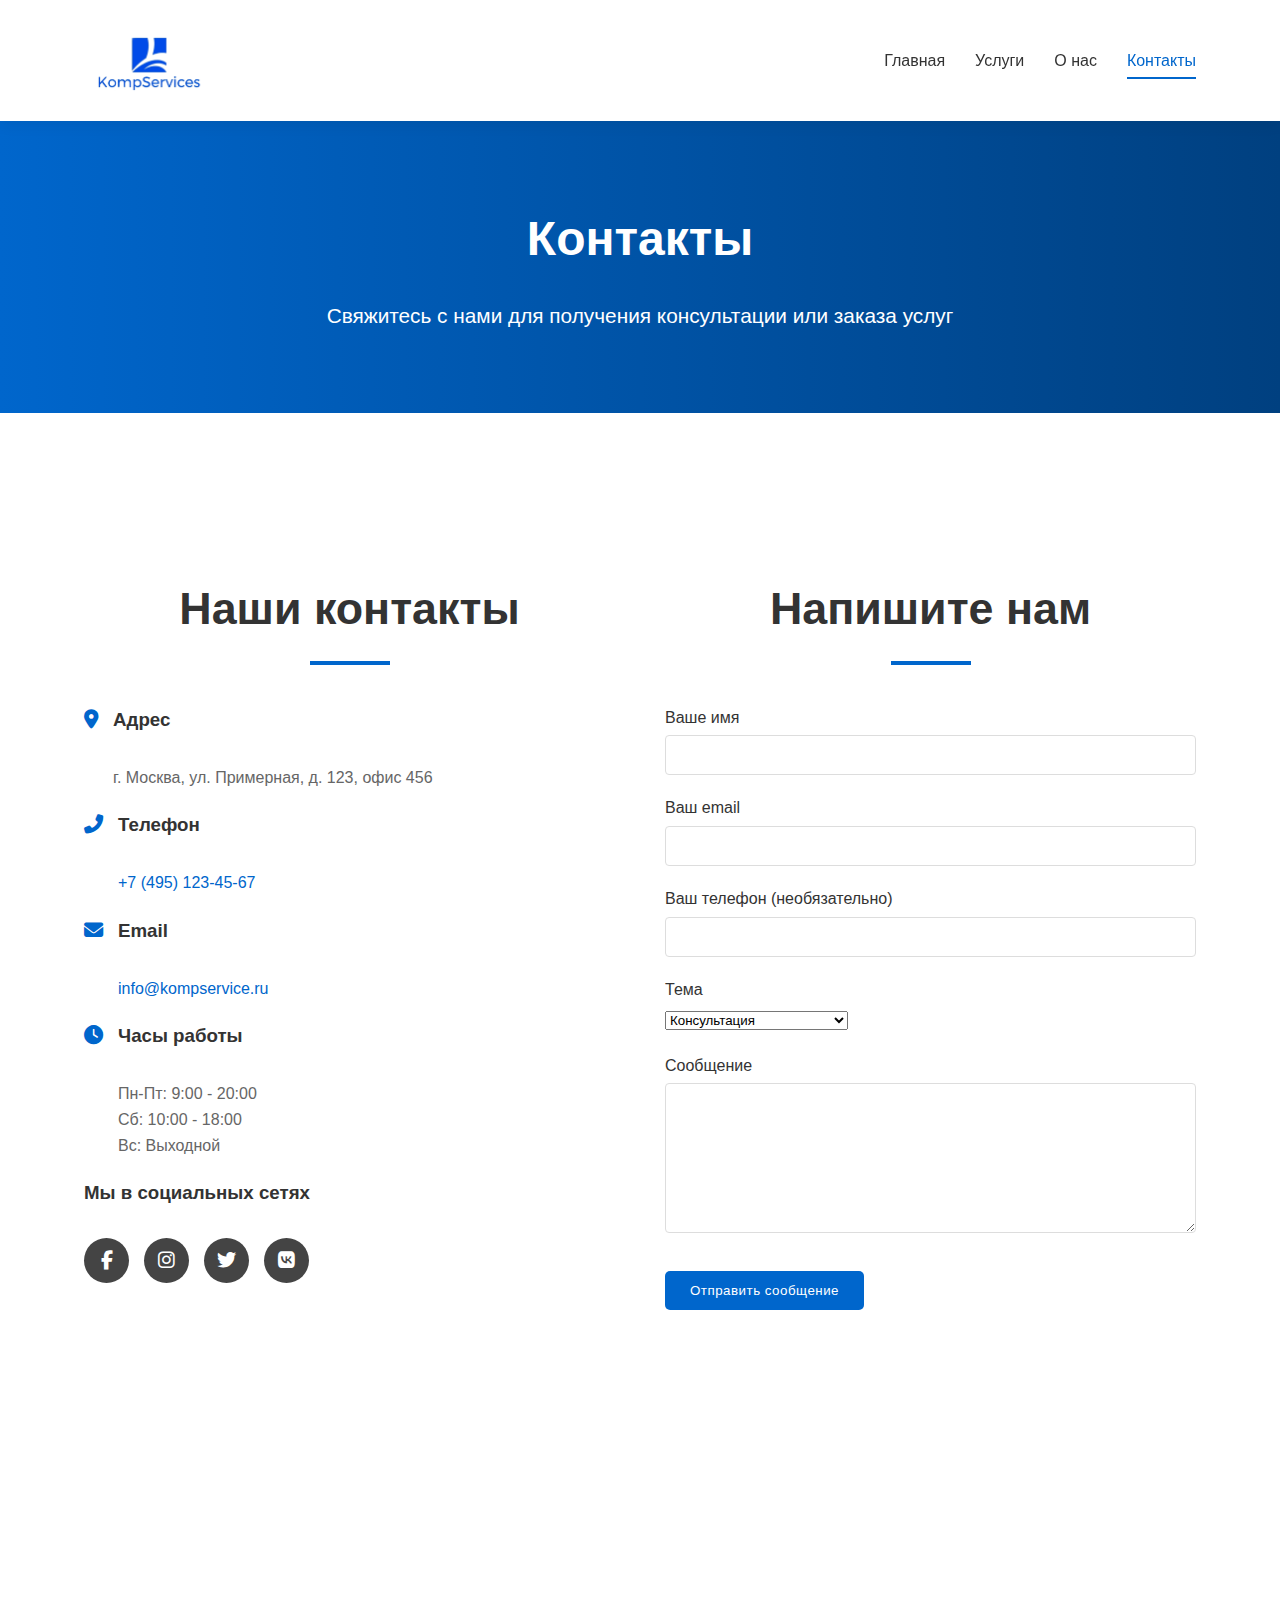
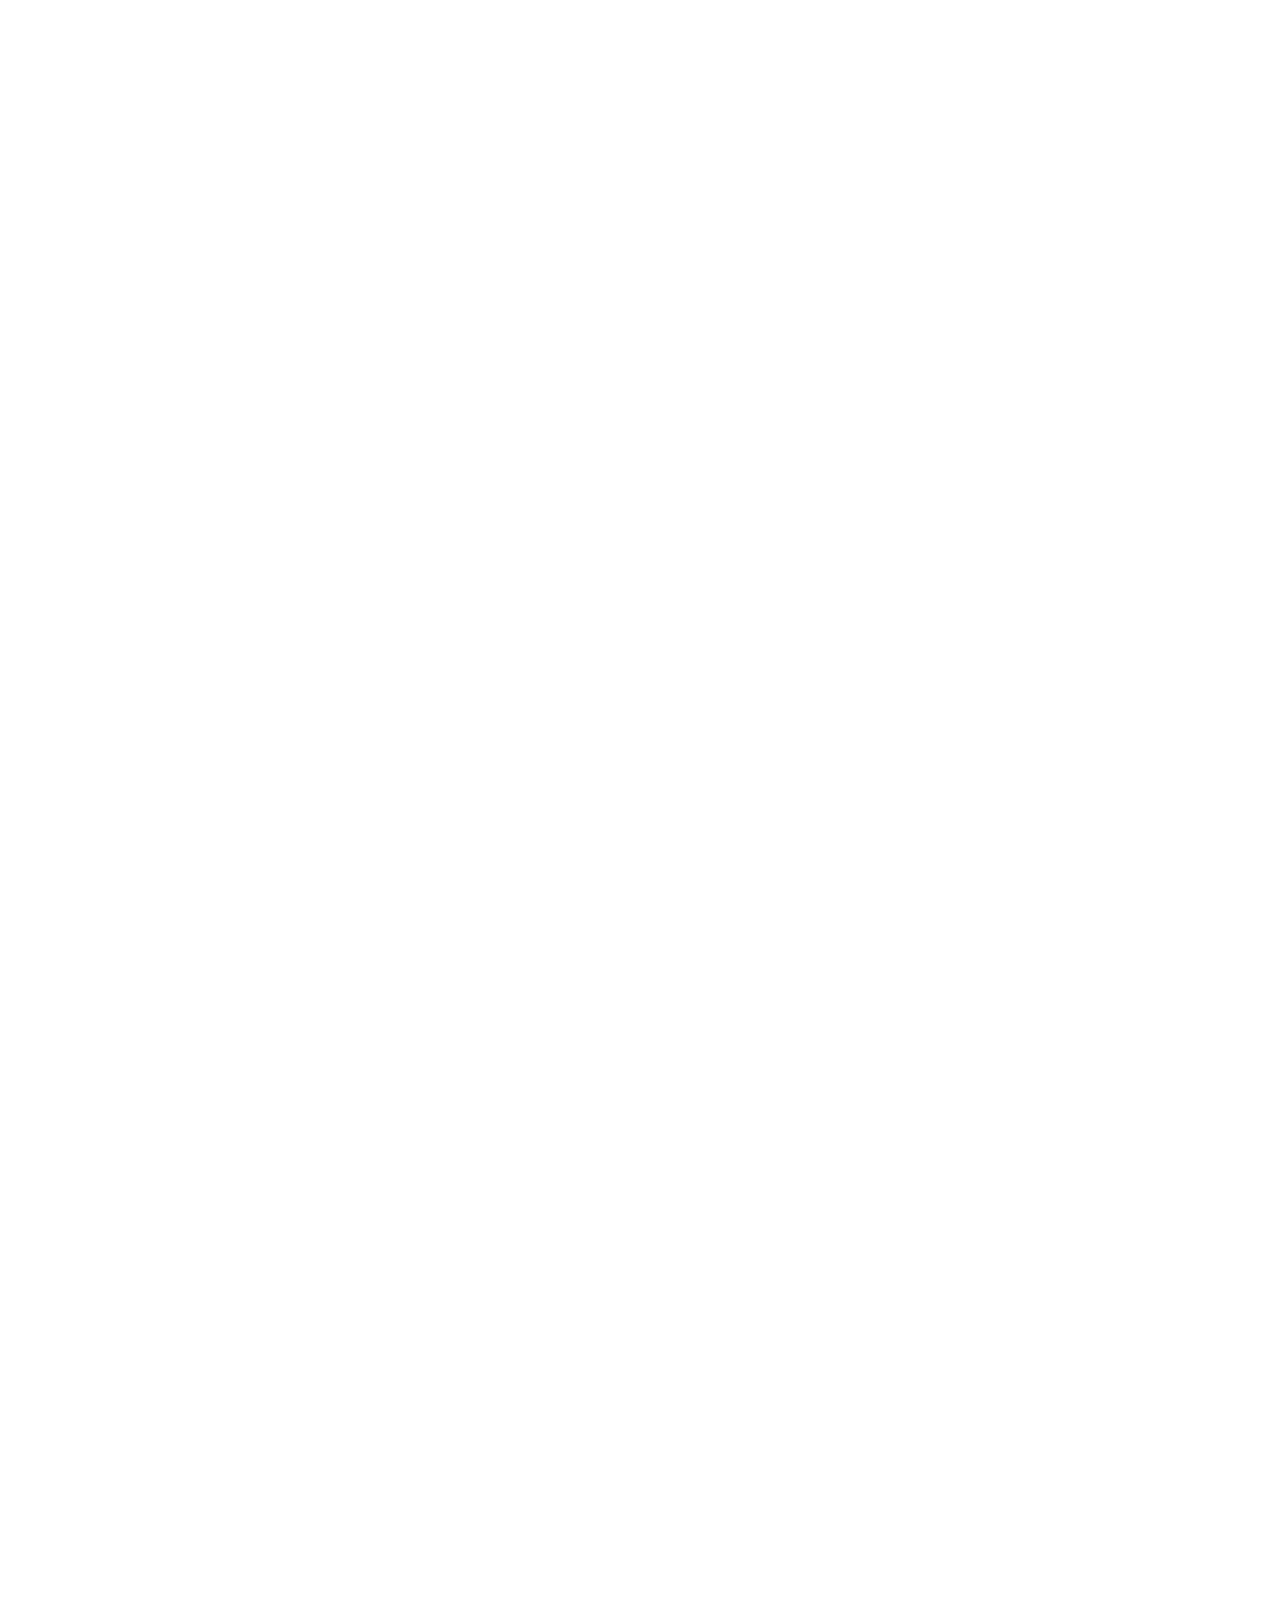
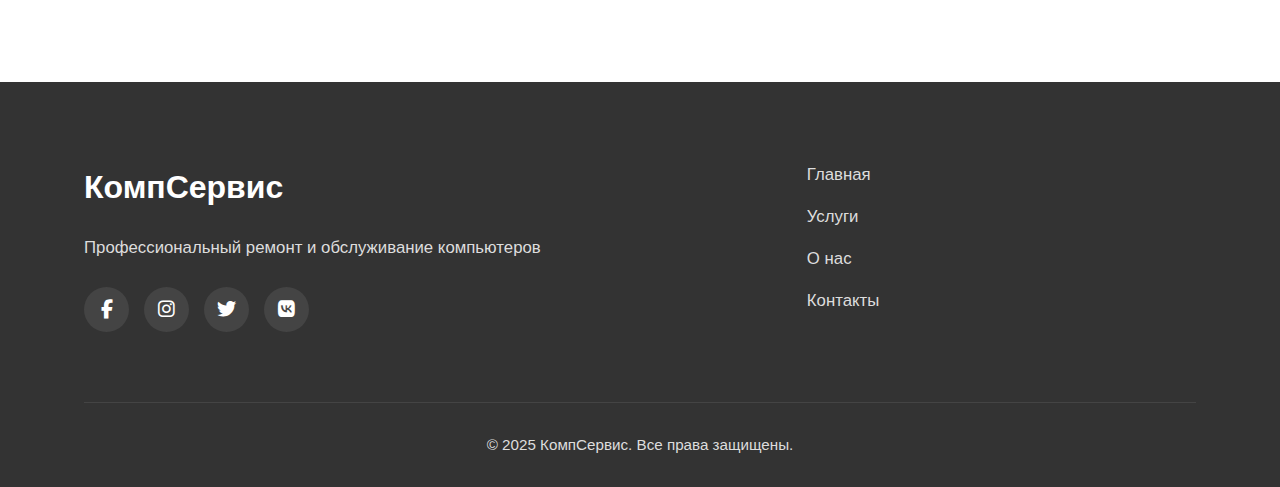
<file: MDK 02.01/contact.html>
<!DOCTYPE html>
<html lang="ru">
<head>
  <meta charset="UTF-8">
  <meta name="viewport" content="width=device-width, initial-scale=1.0">
  <meta name="description" content="Свяжитесь с КомпСервис - контактная информация, форма обратной связи, адрес и карта проезда">
  <meta name="keywords" content="компьютерный сервис, контакты, обратная связь, адрес, телефон">
  <title>Контакты - КомпСервис</title>
  <link rel="icon" href="images/logosweater.png" type="image/png">
  <link rel="stylesheet" href="https://cdnjs.cloudflare.com/ajax/libs/font-awesome/6.4.0/css/all.min.css">
  <link rel="stylesheet" href="css/style.css">
</head>
<body>
  <!-- Header -->
  <header>
    <div class="container">
      <nav class="navbar">
        <a href="index.html" class="logo">
          <img src="images/logo.png" alt="КомпСервис" class="logo-img">
        </a>
        <ul class="nav-links">
          <li><a href="index.html">Главная</a></li>
          <li><a href="services.html">Услуги</a></li>
          <li><a href="about.html">О нас</a></li>
          <li><a href="contact.html" class="active">Контакты</a></li>
        </ul>
        <div class="hamburger">
          <span></span>
          <span></span>
          <span></span>
        </div>
      </nav>
    </div>
  </header>

  <!-- Page Header -->
  <section class="page-header">
    <div class="container">
      <h1>Контакты</h1>
      <p>Свяжитесь с нами для получения консультации или заказа услуг</p>
    </div>
  </section>

  <!-- Contact Section -->
  <section class="contact-page">
    <div class="container">
      <div class="contact-container">
        <div class="contact-info animate-on-scroll">
          <h2>Наши контакты</h2>
          <div class="info-item">
            <i class="fas fa-map-marker-alt"></i>
            <div>
              <h3>Адрес</h3>
              <p>г. Москва, ул. Примерная, д. 123, офис 456</p>
            </div>
          </div>
          <div class="info-item">
            <i class="fas fa-phone-alt"></i>
            <div>
              <h3>Телефон</h3>
              <p><a href="tel:+74951234567">+7 (495) 123-45-67</a></p>
            </div>
          </div>
          <div class="info-item">
            <i class="fas fa-envelope"></i>
            <div>
              <h3>Email</h3>
              <p><a href="mailto:info@kompservice.ru">info@kompservice.ru</a></p>
            </div>
          </div>
          <div class="info-item">
            <i class="fas fa-clock"></i>
            <div>
              <h3>Часы работы</h3>
              <p>Пн-Пт: 9:00 - 20:00</p>
              <p>Сб: 10:00 - 18:00</p>
              <p>Вс: Выходной</p>
            </div>
          </div>
          <div class="social-media">
            <h3>Мы в социальных сетях</h3>
            <div class="social-icons">
              <a href="#"><i class="fab fa-facebook-f"></i></a>
              <a href="#"><i class="fab fa-instagram"></i></a>
              <a href="#"><i class="fab fa-twitter"></i></a>
              <a href="#"><i class="fab fa-vk"></i></a>
            </div>
          </div>
        </div>
        <div class="contact-form-container animate-on-scroll">
          <h2>Напишите нам</h2>
          <form class="contact-form" action="https://formsubmit.co/idlyoff4@gmail.com" method="POST">
            <input type="hidden" name="_captcha" value="false">
            <input type="hidden" name="_next" value="https://yourwebsite.com/thank-you.html">
            <input type="hidden" name="_autoresponse" value="Спасибо за ваше сообщение! Мы свяжемся с вами в ближайшее время.">
            <input type="hidden" name="_template" value="table">
            <div class="form-group">
              <label for="name">Ваше имя</label>
              <input type="text" id="name" name="name" required>
            </div>
            <div class="form-group">
              <label for="email">Ваш email</label>
              <input type="email" id="email" name="email" required>
            </div>
            <div class="form-group">
              <label for="phone">Ваш телефон (необязательно)</label>
              <input type="tel" id="phone" name="phone">
            </div>
            <div class="form-group">
              <label for="subject">Тема</label>
              <select id="subject" name="subject">
                <option value="consultation">Консультация</option>
                <option value="repair">Ремонт компьютера</option>
                <option value="service">Сервисное обслуживание</option>
                <option value="other">Другое</option>
              </select>
            </div>
            <div class="form-group">
              <label for="message">Сообщение</label>
              <textarea id="message" name="message" rows="5" required></textarea>
            </div>
            <button type="submit" class="btn">Отправить сообщение</button>
          </form>
        </div>
      </div>

      <div class="map-container animate-on-scroll">
        <h2>Как нас найти</h2>
        <div class="map">
          <iframe src="https://www.google.com/maps/embed?pb=!1m18!1m12!1m3!1d2244.397087990428!2d37.62053387680799!3d55.75362997326946!2m3!1f0!2f0!3f0!3m2!1i1024!2i768!4f13.1!3m3!1m2!1s0x46b54a50b315e573%3A0xa886bf5a3d9b2e68!2z0JzQvtGB0LrQvtCy0YHQutC40Lkg0JrRgNC10LzQu9GM!5e0!3m2!1sru!2sru!4v1616683184539!5m2!1sru!2sru" width="100%" height="300" style="border:0;" allowfullscreen="" loading="lazy"></iframe>
        </div>
        <div class="directions">
          <h3>Как добраться</h3>
          <p><strong>На метро:</strong> Станция "Примерная", выход №3, далее пешком 5 минут.</p>
          <p><strong>На автомобиле:</strong> Используйте навигатор, рядом с офисом есть платная парковка.</p>
        </div>
      </div>

      <div class="faq animate-on-scroll">
        <h2>Часто задаваемые вопросы</h2>
        <div class="accordion">
          <div class="accordion-item">
            <div class="accordion-header">
              <h3>Сколько времени занимает ремонт?</h3>
              <span class="accordion-icon">+</span>
            </div>
            <div class="accordion-content">
              <div class="accordion-content-inner">
                <p>Время ремонта зависит от сложности проблемы. Простые неисправности мы устраняем в течение 1-2 часов, более сложные случаи могут занять от 1 до 3 дней. Точные сроки мы сообщаем после диагностики.</p>
              </div>
            </div>
          </div>
          
          <div class="accordion-item">
            <div class="accordion-header">
              <h3>Предоставляете ли вы гарантию на ремонт?</h3>
              <span class="accordion-icon">+</span>
            </div>
            <div class="accordion-content">
              <div class="accordion-content-inner">
                <p>Да, мы предоставляем гарантию на все виды выполненных работ сроком от 1 до 12 месяцев в зависимости от типа услуги. На заменяемые комплектующие действует гарантия производителя.</p>
              </div>
            </div>
          </div>
          
          <div class="accordion-item">
            <div class="accordion-header">
              <h3>Выезжаете ли вы на дом для ремонта?</h3>
              <span class="accordion-icon">+</span>
            </div>
            <div class="accordion-content">
              <div class="accordion-content-inner">
                <p>Да, мы предоставляем услугу выезда мастера на дом или в офис. Стоимость выезда в пределах города составляет 500 рублей. При заказе услуг на сумму от 3000 рублей выезд осуществляется бесплатно.</p>
              </div>
            </div>
          </div>
          
          <div class="accordion-item">
            <div class="accordion-header">
              <h3>Как происходит оплата услуг?</h3>
              <span class="accordion-icon">+</span>
            </div>
            <div class="accordion-content">
              <div class="accordion-content-inner">
                <p>Мы принимаем оплату наличными, банковскими картами и безналичным расчетом. Для юридических лиц предоставляем полный пакет документов. Оплата производится после выполнения работ и проверки работоспособности.</p>
              </div>
            </div>
          </div>
          
          <div class="accordion-item">
            <div class="accordion-header">
              <h3>Что делать, если компьютер не включается?</h3>
              <span class="accordion-icon">+</span>
            </div>
            <div class="accordion-content">
              <div class="accordion-content-inner">
                <p>Если компьютер не включается, проверьте следующее:</p>
                <ul>
                  <li>Подключен ли кабель питания к розетке и компьютеру</li>
                  <li>Работает ли розетка (проверьте, подключив другое устройство)</li>
                  <li>Включен ли переключатель на блоке питания (обычно на задней панели)</li>
                </ul>
                <p>Если эти проверки не помогли, рекомендуем обратиться к нам для диагностики. Возможно, проблема в блоке питания, материнской плате или других компонентах.</p>
              </div>
            </div>
          </div>
          
          <div class="accordion-item">
            <div class="accordion-header">
              <h3>Как часто нужно проводить профилактику компьютера?</h3>
              <span class="accordion-icon">+</span>
            </div>
            <div class="accordion-content">
              <div class="accordion-content-inner">
                <p>Рекомендуем проводить профилактическую чистку компьютера от пыли и замену термопасты каждые 12-18 месяцев. Для ноутбуков этот срок может быть сокращен до 6-12 месяцев, особенно при интенсивном использовании. Регулярная профилактика продлевает срок службы техники и предотвращает перегрев.</p>
              </div>
            </div>
          </div>
          
          <div class="accordion-item">
            <div class="accordion-header">
              <h3>Можно ли восстановить данные с неисправного жесткого диска?</h3>
              <span class="accordion-icon">+</span>
            </div>
            <div class="accordion-content">
              <div class="accordion-content-inner">
                <p>В большинстве случаев данные можно восстановить. Успех восстановления зависит от типа повреждения:</p>
                <ul>
                  <li>Логические повреждения (удаленные файлы, форматирование) - высокая вероятность восстановления</li>
                  <li>Программные сбои - средняя вероятность восстановления</li>
                  <li>Физические повреждения - вероятность восстановления зависит от степени повреждения</li>
                </ul>
                <p>Мы проводим бесплатную диагностику и сообщаем о возможности восстановления данных и стоимости услуги.</p>
              </div>
            </div>
          </div>
        </div>
      </div>

      <div class="cta-content text-center animate-on-scroll">
        <h3>Нужна срочная помощь?</h3>
        <p>Позвоните нам прямо сейчас или оставьте заявку на сайте!</p><br>
        <a href="tel:+74951234567" class="btn">Позвонить</a>
      </div>
    </div>
  </section>

  <!-- Footer -->
  <footer>
    <div class="container">
      <div class="footer-content">
        <div class="footer-info">
          <h3>КомпСервис</h3>
          <p>Профессиональный ремонт и обслуживание компьютеров</p>
          <div class="social-icons">
            <a href="#"><i class="fab fa-facebook-f"></i></a>
            <a href="#"><i class="fab fa-instagram"></i></a>
            <a href="#"><i class="fab fa-twitter"></i></a>
            <a href="#"><i class="fab fa-vk"></i></a>
          </div>
        </div>
        <div class="footer-nav">
          <ul class="footer-links">
            <li><a href="index.html">Главная</a></li>
            <li><a href="services.html">Услуги</a></li>
            <li><a href="about.html">О нас</a></li>
            <li><a href="contact.html">Контакты</a></li>
          </ul>
        </div>
      </div>
      <div class="copyright">
        <p>&copy; 2025 КомпСервис. Все права защищены.</p>
      </div>
    </div>
  </footer>

  <script src="js/script.js"></script>
</body>
</html>
</file>
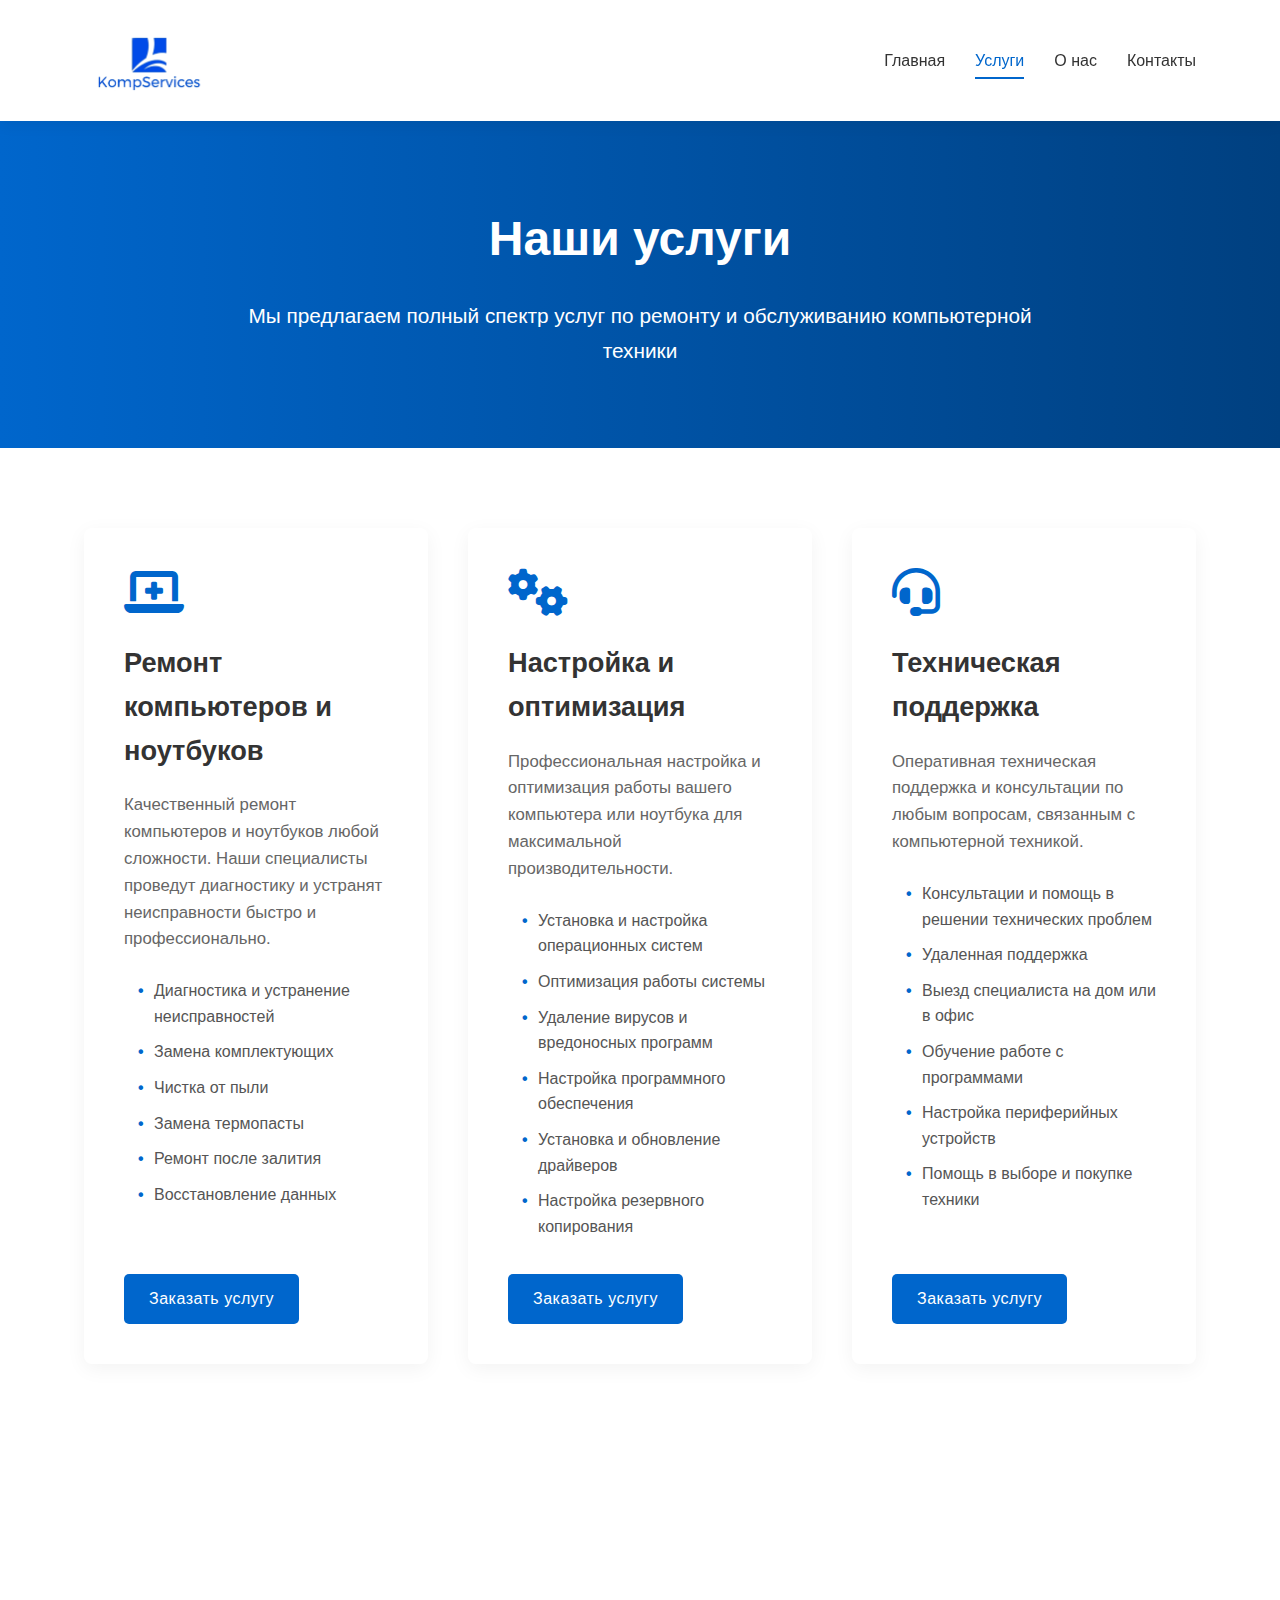
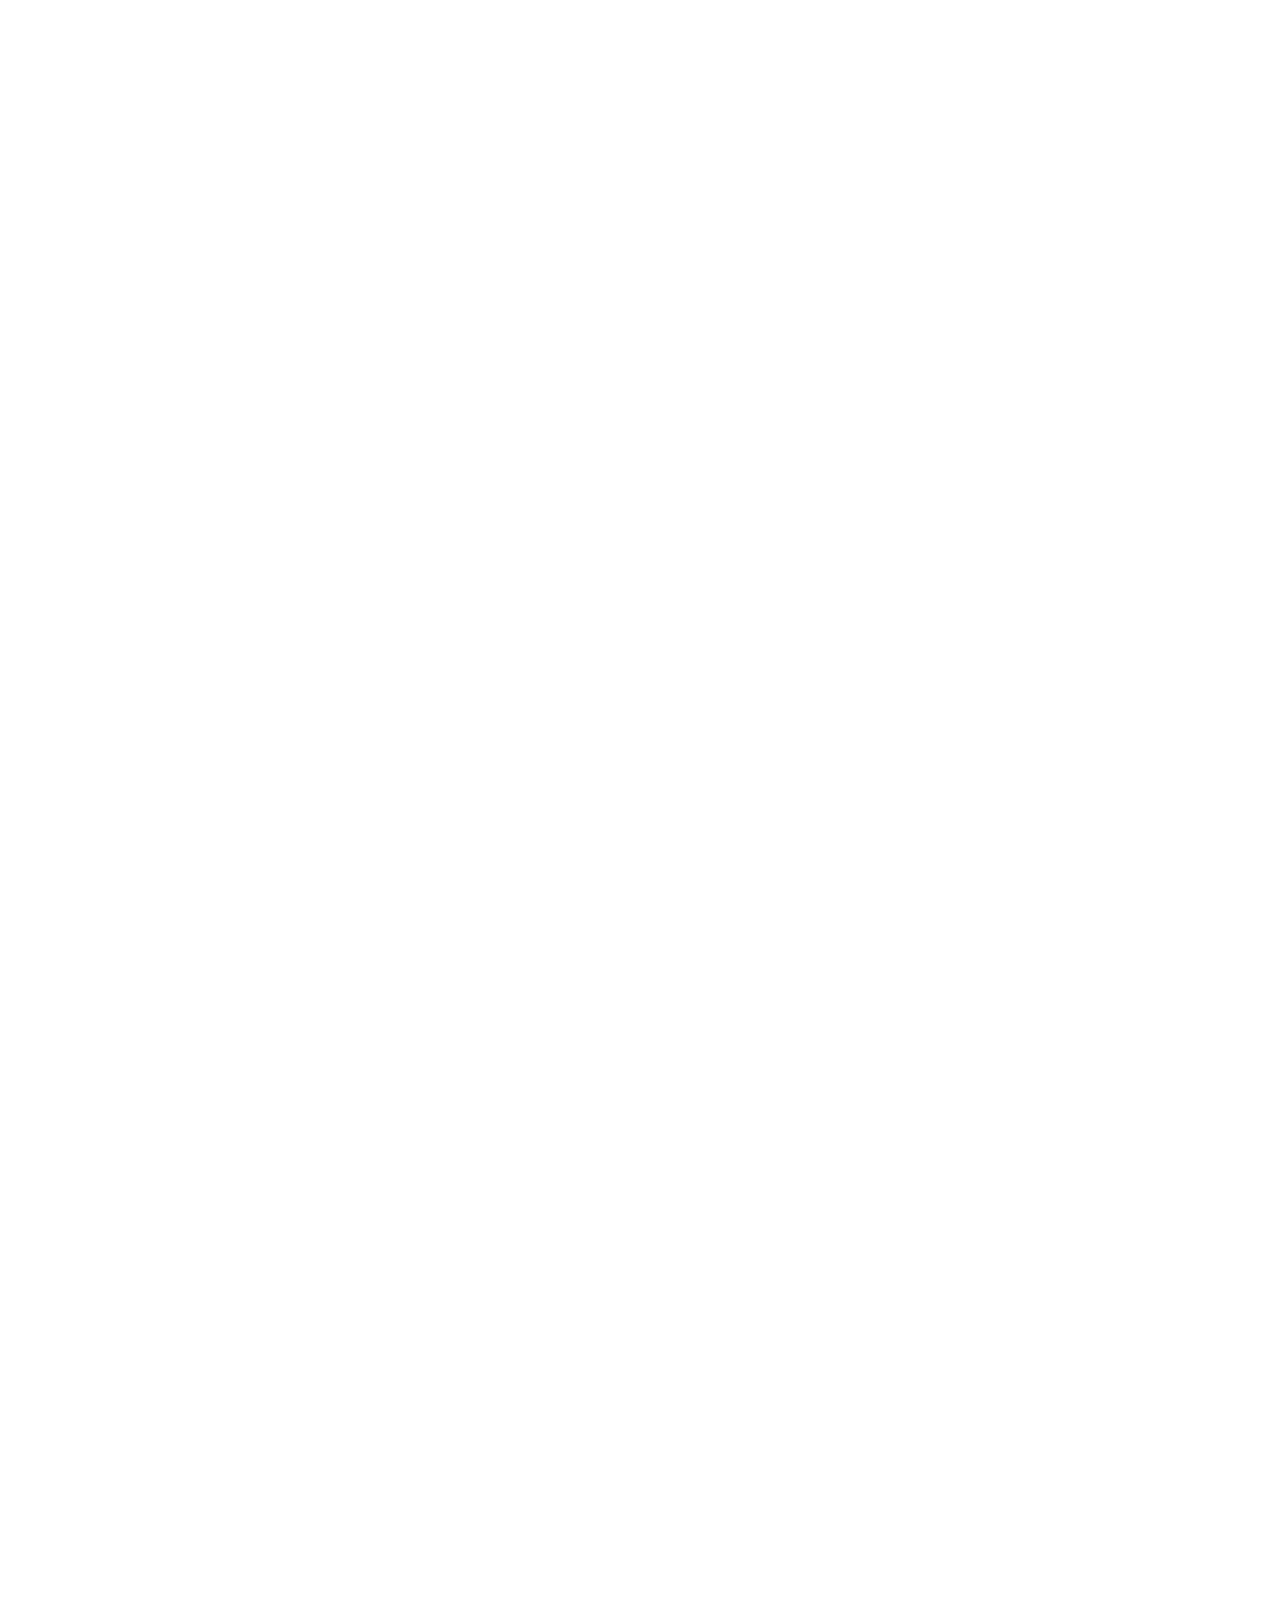
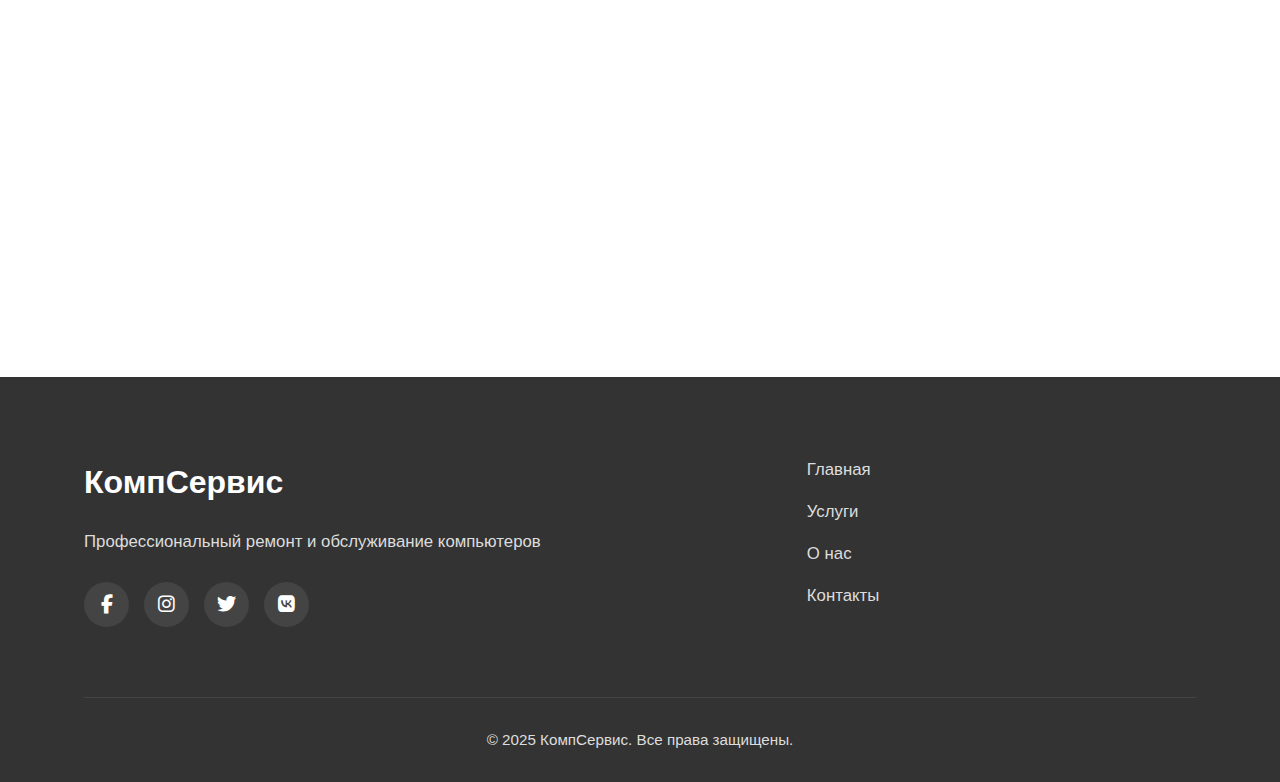
<file: MDK 02.01/services.html>
<!DOCTYPE html>
<html lang="ru">
<head>
  <meta charset="UTF-8">
  <meta name="viewport" content="width=device-width, initial-scale=1.0">
  <meta name="description" content="Услуги компьютерного сервиса - ремонт, настройка, техническая поддержка, обслуживание компьютеров и ноутбуков">
  <meta name="keywords" content="компьютерный сервис, услуги, ремонт компьютеров, настройка ПО, диагностика">
  <title>Услуги - КомпСервис</title>
  <link rel="icon" href="images/logosweater.png" type="image/png">
  <link rel="stylesheet" href="https://cdnjs.cloudflare.com/ajax/libs/font-awesome/6.4.0/css/all.min.css">
  <link rel="stylesheet" href="css/style.css">
</head>
<body>
  <!-- Header -->
  <header>
    <div class="container">
      <nav class="navbar">
        <a href="index.html" class="logo">
          <img src="images/logo.png" alt="КомпСервис" class="logo-img">
        </a>
        <ul class="nav-links">
          <li><a href="index.html">Главная</a></li>
          <li><a href="services.html" class="active">Услуги</a></li>
          <li><a href="about.html">О нас</a></li>
          <li><a href="contact.html">Контакты</a></li>
        </ul>
        <div class="hamburger">
          <span></span>
          <span></span>
          <span></span>
        </div>
      </nav>
    </div>
  </header>

  <!-- Page Header -->
  <section class="page-header">
    <div class="container">
      <h1>Наши услуги</h1>
      <p>Мы предлагаем полный спектр услуг по ремонту и обслуживанию компьютерной техники</p>
    </div>
  </section>

  <!-- Services Section -->
  <section class="services-page">
    <div class="container">
      <div class="services-container">
        <div class="service-card animate-on-scroll">
          <i class="fas fa-laptop-medical"></i>
          <h3>Ремонт компьютеров и ноутбуков</h3>
          <p>Качественный ремонт компьютеров и ноутбуков любой сложности. Наши специалисты проведут диагностику и устранят неисправности быстро и профессионально.</p>
          <ul class="service-details">
            <li>Диагностика и устранение неисправностей</li>
            <li>Замена комплектующих</li>
            <li>Чистка от пыли</li>
            <li>Замена термопасты</li>
            <li>Ремонт после залития</li>
            <li>Восстановление данных</li>
          </ul>
          <a href="contact.html" class="btn">Заказать услугу</a>
        </div>

        <div class="service-card animate-on-scroll">
          <i class="fas fa-cogs"></i>
          <h3>Настройка и оптимизация</h3>
          <p>Профессиональная настройка и оптимизация работы вашего компьютера или ноутбука для максимальной производительности.</p>
          <ul class="service-details">
            <li>Установка и настройка операционных систем</li>
            <li>Оптимизация работы системы</li>
            <li>Удаление вирусов и вредоносных программ</li>
            <li>Настройка программного обеспечения</li>
            <li>Установка и обновление драйверов</li>
            <li>Настройка резервного копирования</li>
          </ul>
          <a href="contact.html" class="btn">Заказать услугу</a>
        </div>

        <div class="service-card animate-on-scroll">
          <i class="fas fa-headset"></i>
          <h3>Техническая поддержка</h3>
          <p>Оперативная техническая поддержка и консультации по любым вопросам, связанным с компьютерной техникой.</p>
          <ul class="service-details">
            <li>Консультации и помощь в решении технических проблем</li>
            <li>Удаленная поддержка</li>
            <li>Выезд специалиста на дом или в офис</li>
            <li>Обучение работе с программами</li>
            <li>Настройка периферийных устройств</li>
            <li>Помощь в выборе и покупке техники</li>
          </ul>
          <a href="contact.html" class="btn">Заказать услугу</a>
        </div>

        <div class="service-card animate-on-scroll">
          <i class="fas fa-network-wired"></i>
          <h3>Настройка сетей и интернета</h3>
          <p>Профессиональная настройка локальных сетей, Wi-Fi и интернет-подключений для дома и офиса.</p>
          <ul class="service-details">
            <li>Настройка роутеров и модемов</li>
            <li>Создание и настройка локальных сетей</li>
            <li>Настройка Wi-Fi сетей и усиление сигнала</li>
            <li>Настройка общего доступа к файлам и принтерам</li>
            <li>Обеспечение безопасности сети</li>
            <li>Диагностика и решение проблем с подключением</li>
          </ul>
          <a href="contact.html" class="btn">Заказать услугу</a>
        </div>

        <div class="service-card animate-on-scroll">
          <i class="fas fa-shield-alt"></i>
          <h3>Защита и безопасность</h3>
          <p>Комплексные решения для защиты вашего компьютера от вирусов, вредоносных программ и несанкционированного доступа.</p>
          <ul class="service-details">
            <li>Установка и настройка антивирусного ПО</li>
            <li>Настройка брандмауэра</li>
            <li>Удаление вирусов и вредоносных программ</li>
            <li>Настройка родительского контроля</li>
            <li>Защита личных данных</li>
            <li>Обучение основам безопасности</li>
          </ul>
          <a href="contact.html" class="btn">Заказать услугу</a>
        </div>

        <div class="service-card animate-on-scroll">
          <i class="fas fa-server"></i>
          <h3>Обслуживание организаций</h3>
          <p>Полный спектр услуг по обслуживанию компьютерной техники и ИТ-инфраструктуры для организаций любого размера.</p>
          <ul class="service-details">
            <li>Абонентское обслуживание</li>
            <li>Настройка серверов</li>
            <li>Обслуживание компьютерного парка</li>
            <li>Настройка резервного копирования</li>
            <li>Консультации и обучение персонала</li>
            <li>ИТ-аудит и оптимизация инфраструктуры</li>
          </ul>
          <a href="contact.html" class="btn">Заказать услугу</a>
        </div>
      </div>
    </div>
  </section>

  <!-- Pricing Section -->
  <section class="pricing">
    <div class="container">
      <h2 class="animate-on-scroll">Стоимость услуг</h2>
      <p class="section-description animate-on-scroll">Мы предлагаем конкурентные цены и индивидуальный подход к каждому клиенту. Окончательная стоимость зависит от сложности работ и определяется после диагностики.</p>
      
      <div class="pricing-table animate-on-scroll">
        <table>
          <thead>
            <tr>
              <th>Услуга</th>
              <th>Стоимость</th>
            </tr>
          </thead>
          <tbody>
            <tr>
              <td>Диагностика компьютера/ноутбука</td>
              <td>Бесплатно*</td>
            </tr>
            <tr>
              <td>Установка и настройка Windows</td>
              <td>от 1500 руб.</td>
            </tr>
            <tr>
              <td>Чистка компьютера от пыли</td>
              <td>от 1000 руб.</td>
            </tr>
            <tr>
              <td>Удаление вирусов и вредоносных программ</td>
              <td>от 800 руб.</td>
            </tr>
            <tr>
              <td>Восстановление данных</td>
              <td>от 2000 руб.</td>
            </tr>
            <tr>
              <td>Настройка Wi-Fi и роутеров</td>
              <td>от 500 руб.</td>
            </tr>
            <tr>
              <td>Установка и настройка программного обеспечения</td>
              <td>от 300 руб.</td>
            </tr>
            <tr>
              <td>Замена комплектующих</td>
              <td>от 500 руб.</td>
            </tr>
            <tr>
              <td>Выезд мастера на дом/в офис</td>
              <td>от 500 руб.</td>
            </tr>
          </tbody>
        </table>
      </div>
      
      <p class="pricing-note animate-on-scroll">* Диагностика бесплатна при последующем ремонте</p>
      
      <div class="cta-content text-center animate-on-scroll">
        <h3>Не нашли нужную услугу?</h3>
        <p>Свяжитесь с нами, и мы обсудим ваш конкретный случай!</p><br>
        <a href="contact.html" class="btn">Связаться с нами</a>
      </div>
    </div>
  </section>

  <!-- Footer -->
  <footer>
    <div class="container">
      <div class="footer-content">
        <div class="footer-info">
          <h3>КомпСервис</h3>
          <p>Профессиональный ремонт и обслуживание компьютеров</p>
          <div class="social-icons">
            <a href="#"><i class="fab fa-facebook-f"></i></a>
            <a href="#"><i class="fab fa-instagram"></i></a>
            <a href="#"><i class="fab fa-twitter"></i></a>
            <a href="#"><i class="fab fa-vk"></i></a>
          </div>
        </div>
        <div class="footer-nav">
          <ul class="footer-links">
            <li><a href="index.html">Главная</a></li>
            <li><a href="services.html">Услуги</a></li>
            <li><a href="about.html">О нас</a></li>
            <li><a href="contact.html">Контакты</a></li>
          </ul>
        </div>
      </div>
      <div class="copyright">
        <p>&copy; 2025 КомпСервис. Все права защищены.</p>
      </div>
    </div>
  </footer>

  <script src="js/script.js"></script>
</body>
</html>
</file>
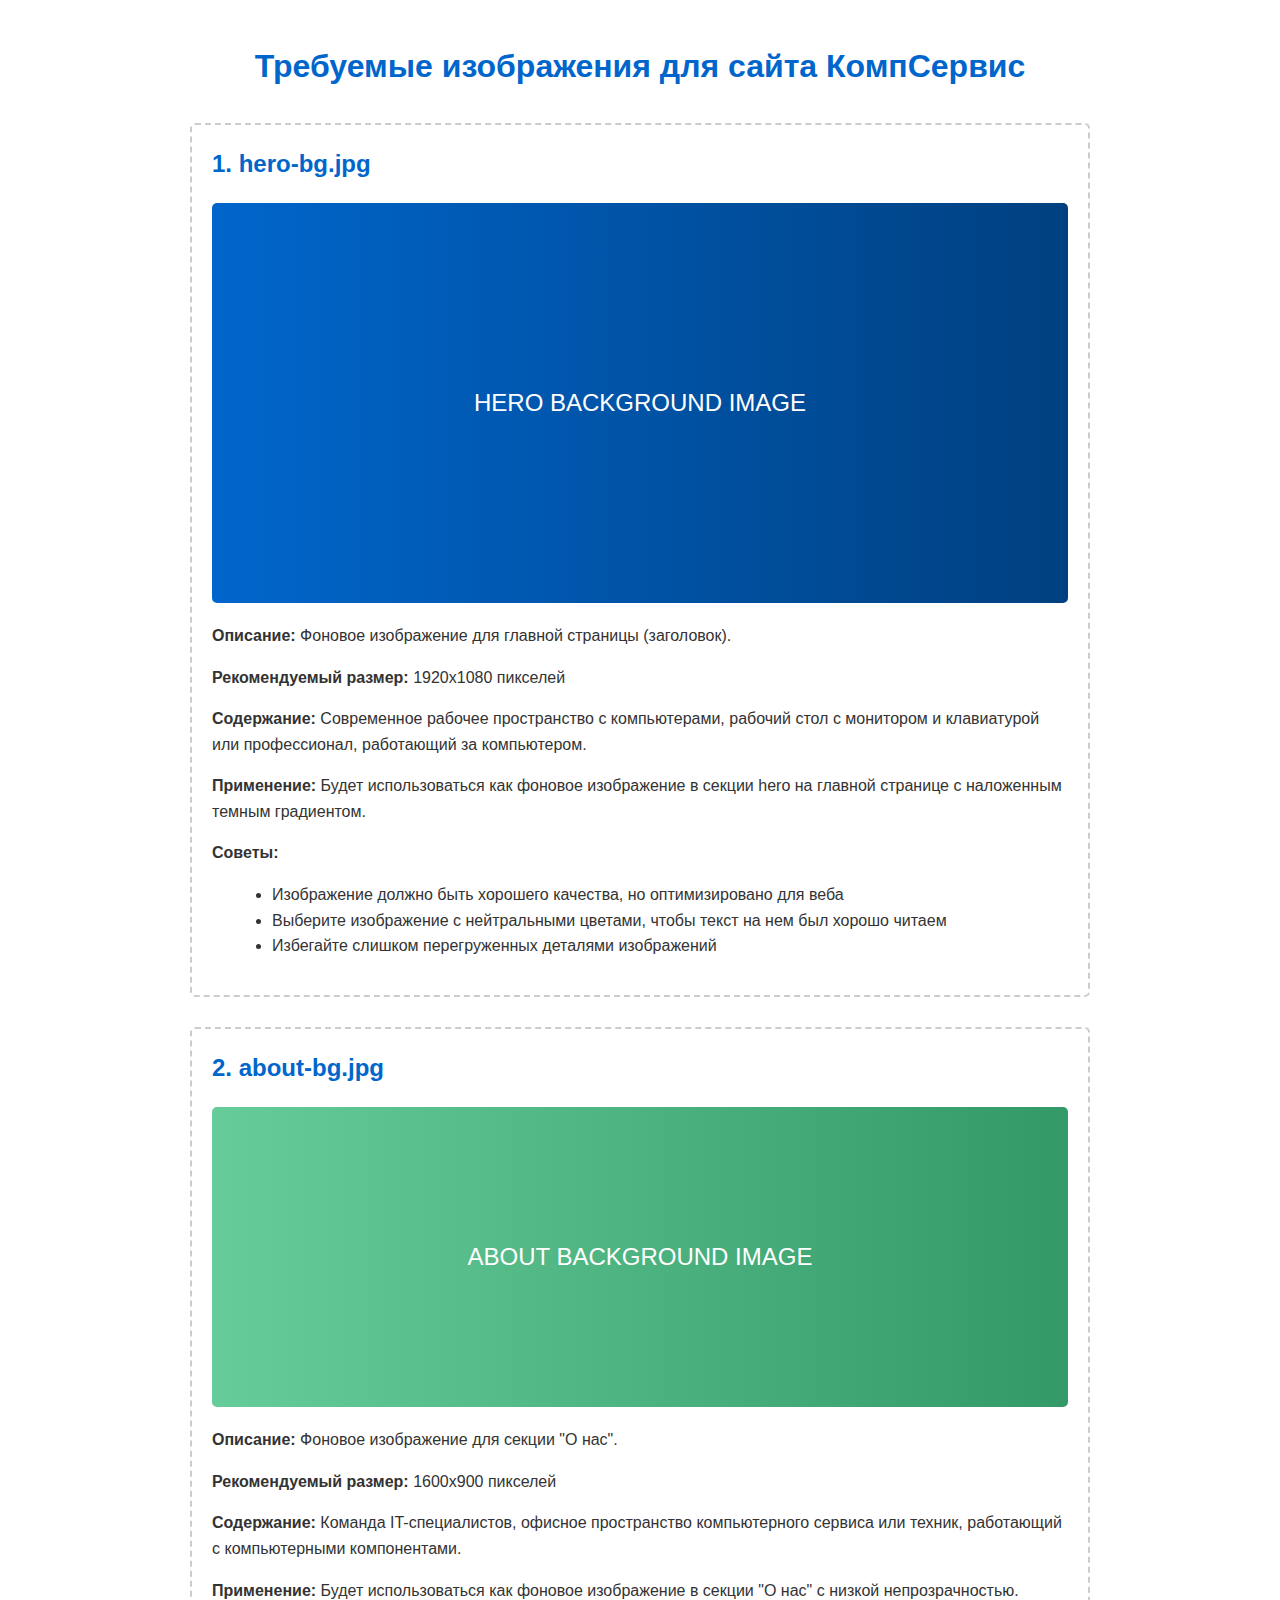
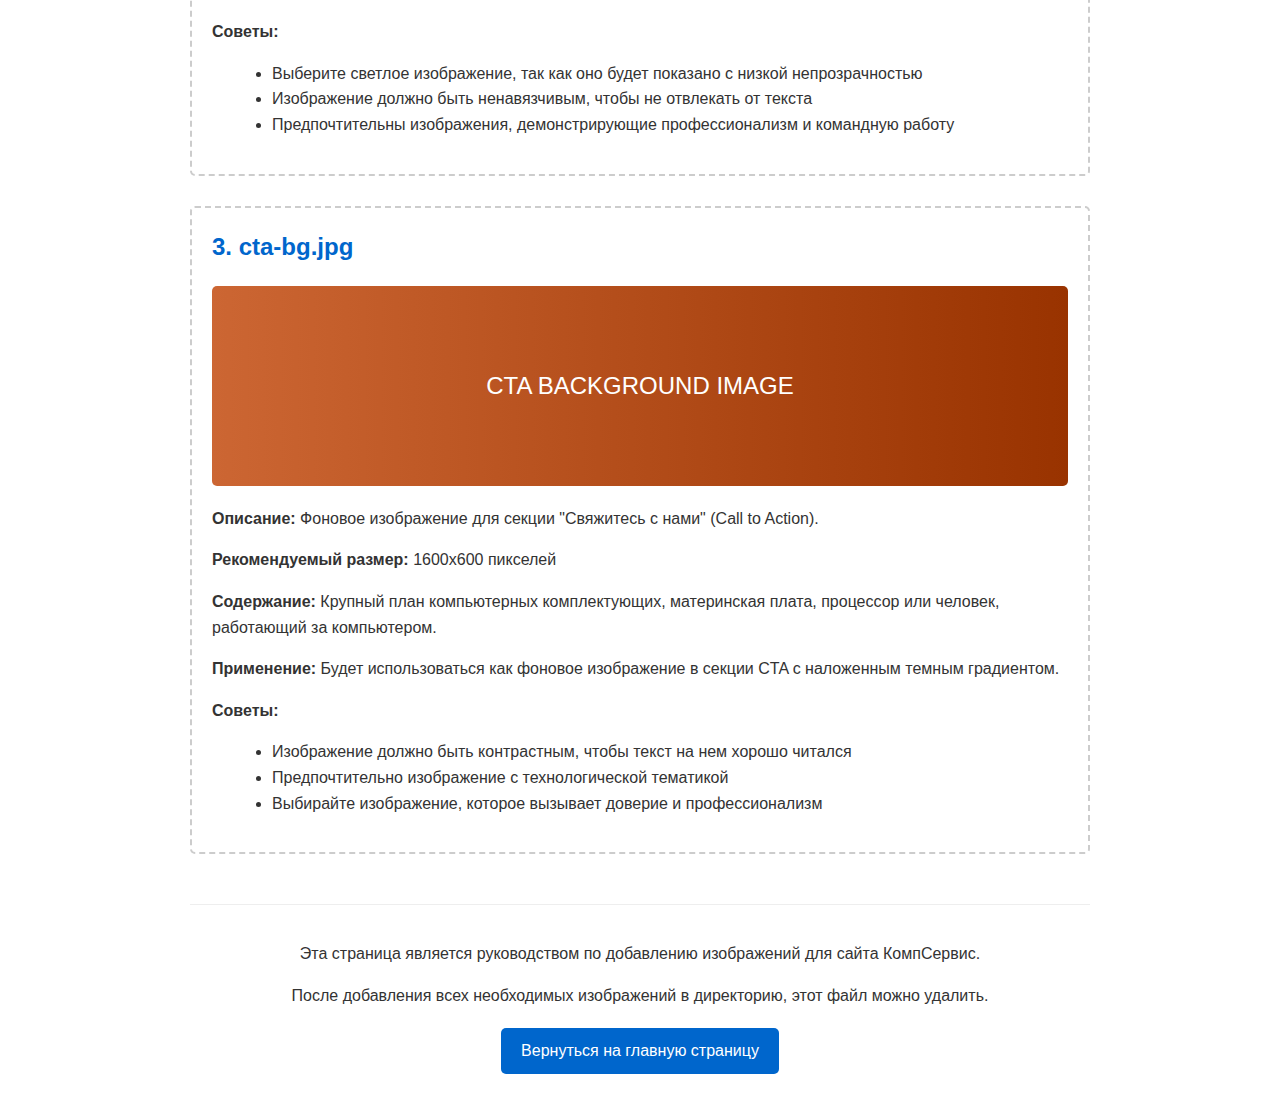
<file: MDK 02.01/images/placeholder.html>
<!DOCTYPE html>
<html lang="ru">
<head>
  <meta charset="UTF-8">
  <meta name="viewport" content="width=device-width, initial-scale=1.0">
  <title>Заглушки изображений - КомпСервис</title>
  <style>
    body {
      font-family: Arial, sans-serif;
      line-height: 1.6;
      max-width: 900px;
      margin: 0 auto;
      padding: 20px;
      color: #333;
    }
    
    h1 {
      text-align: center;
      margin-bottom: 30px;
      color: #0066cc;
    }
    
    .container {
      display: grid;
      grid-template-columns: 1fr;
      gap: 30px;
    }
    
    .img-placeholder {
      border: 2px dashed #ccc;
      padding: 20px;
      border-radius: 5px;
    }
    
    h2 {
      margin-top: 0;
      color: #0066cc;
    }
    
    .pseudo-img {
      background-color: #eee;
      height: 300px;
      display: flex;
      align-items: center;
      justify-content: center;
      margin-bottom: 20px;
      font-size: 24px;
      color: #666;
      border-radius: 5px;
    }
    
    .hero-placeholder .pseudo-img {
      height: 400px;
      background: linear-gradient(to right, #0066cc, #004080);
      color: white;
    }
    
    .about-placeholder .pseudo-img {
      background: linear-gradient(to right, #66cc99, #339966);
      color: white;
    }
    
    .cta-placeholder .pseudo-img {
      height: 200px;
      background: linear-gradient(to right, #cc6633, #993300);
      color: white;
    }
    
    p {
      margin-bottom: 10px;
    }
    
    ul {
      margin-left: 20px;
    }
    
    .btn {
      display: inline-block;
      padding: 10px 20px;
      background-color: #0066cc;
      color: white;
      text-decoration: none;
      border-radius: 5px;
      margin-top: 10px;
    }
    
    footer {
      margin-top: 50px;
      text-align: center;
      padding-top: 20px;
      border-top: 1px solid #eee;
    }
  </style>
</head>
<body>
  <h1>Требуемые изображения для сайта КомпСервис</h1>
  
  <div class="container">
    <div class="img-placeholder hero-placeholder">
      <h2>1. hero-bg.jpg</h2>
      <div class="pseudo-img">HERO BACKGROUND IMAGE</div>
      <p><strong>Описание:</strong> Фоновое изображение для главной страницы (заголовок).</p>
      <p><strong>Рекомендуемый размер:</strong> 1920x1080 пикселей</p>
      <p><strong>Содержание:</strong> Современное рабочее пространство с компьютерами, рабочий стол с монитором и клавиатурой или профессионал, работающий за компьютером.</p>
      <p><strong>Применение:</strong> Будет использоваться как фоновое изображение в секции hero на главной странице с наложенным темным градиентом.</p>
      <p><strong>Советы:</strong></p>
      <ul>
        <li>Изображение должно быть хорошего качества, но оптимизировано для веба</li>
        <li>Выберите изображение с нейтральными цветами, чтобы текст на нем был хорошо читаем</li>
        <li>Избегайте слишком перегруженных деталями изображений</li>
      </ul>
    </div>
    
    <div class="img-placeholder about-placeholder">
      <h2>2. about-bg.jpg</h2>
      <div class="pseudo-img">ABOUT BACKGROUND IMAGE</div>
      <p><strong>Описание:</strong> Фоновое изображение для секции "О нас".</p>
      <p><strong>Рекомендуемый размер:</strong> 1600x900 пикселей</p>
      <p><strong>Содержание:</strong> Команда IT-специалистов, офисное пространство компьютерного сервиса или техник, работающий с компьютерными компонентами.</p>
      <p><strong>Применение:</strong> Будет использоваться как фоновое изображение в секции "О нас" с низкой непрозрачностью.</p>
      <p><strong>Советы:</strong></p>
      <ul>
        <li>Выберите светлое изображение, так как оно будет показано с низкой непрозрачностью</li>
        <li>Изображение должно быть ненавязчивым, чтобы не отвлекать от текста</li>
        <li>Предпочтительны изображения, демонстрирующие профессионализм и командную работу</li>
      </ul>
    </div>
    
    <div class="img-placeholder cta-placeholder">
      <h2>3. cta-bg.jpg</h2>
      <div class="pseudo-img">CTA BACKGROUND IMAGE</div>
      <p><strong>Описание:</strong> Фоновое изображение для секции "Свяжитесь с нами" (Call to Action).</p>
      <p><strong>Рекомендуемый размер:</strong> 1600x600 пикселей</p>
      <p><strong>Содержание:</strong> Крупный план компьютерных комплектующих, материнская плата, процессор или человек, работающий за компьютером.</p>
      <p><strong>Применение:</strong> Будет использоваться как фоновое изображение в секции CTA с наложенным темным градиентом.</p>
      <p><strong>Советы:</strong></p>
      <ul>
        <li>Изображение должно быть контрастным, чтобы текст на нем хорошо читался</li>
        <li>Предпочтительно изображение с технологической тематикой</li>
        <li>Выбирайте изображение, которое вызывает доверие и профессионализм</li>
      </ul>
    </div>
  </div>
  
  <footer>
    <p>Эта страница является руководством по добавлению изображений для сайта КомпСервис.</p>
    <p>После добавления всех необходимых изображений в директорию, этот файл можно удалить.</p>
    <a href="../index.html" class="btn">Вернуться на главную страницу</a>
  </footer>
</body>
</html>
</file>
<file: MDK 02.01/css/style.css>
/* Базовые стили */
* {
  margin: 0;
  padding: 0;
  box-sizing: border-box;
}

body {
  font-family: 'Arial', sans-serif;
  line-height: 1.6;
  color: #333;
  background-color: #fff;
}

a {
  text-decoration: none;
  color: #0066cc;
  transition: color 0.3s ease;
}

a:hover {
  color: #004080;
}

ul {
  list-style: none;
}

img {
  max-width: 100%;
  height: auto;
}

.container {
  width: 90%;
  max-width: 1200px;
  margin: 0 auto;
  padding: 0 20px;
}

.btn {
  display: inline-block;
  padding: 12px 25px;
  background-color: #0066cc;
  color: #fff;
  border: none;
  border-radius: 5px;
  cursor: pointer;
  transition: all 0.3s ease;
  font-weight: 500;
  letter-spacing: 0.5px;
}

.btn:hover {
  background-color: #4da6ff;
  transform: translateY(-3px);
  box-shadow: 0 5px 15px rgba(0, 0, 0, 0.1);
}

.btn-outline {
  background-color: transparent;
  border: 2px solid #fff;
  margin-left: 15px;
}

.btn-outline:hover {
  background-color: #fff;
  color: #0066cc;
}

/* Стили для хедера */
header {
  background-color: #fff;
  box-shadow: 0 2px 15px rgba(0, 0, 0, 0.08);
  position: sticky;
  top: 0;
  z-index: 1000;
  padding: 5px 0;
}

.navbar {
  display: flex;
  justify-content: space-between;
  align-items: center;
  padding: 18px 0;
}

.logo {
  display: flex;
  align-items: center;
  text-decoration: none;
  padding: 5px 0;
}

.logo-img {
  height: 65px;
  width: auto;
  max-width: 100%;
  transition: transform 0.3s ease;
}

.logo:hover .logo-img {
  transform: scale(1.05);
}

.nav-links {
  display: flex;
}

.nav-links li {
  margin-left: 30px;
}

.nav-links a {
  color: #333;
  font-weight: 500;
  position: relative;
  padding: 5px 0;
}

.nav-links a:after {
  content: '';
  position: absolute;
  width: 0;
  height: 2px;
  background-color: #0066cc;
  bottom: -5px;
  left: 0;
  transition: width 0.3s ease;
}

.nav-links a:hover:after,
.nav-links a.active:after {
  width: 100%;
}

.nav-links a.active {
  color: #0066cc;
}

.hamburger {
  display: none;
  cursor: pointer;
}

.hamburger span {
  display: block;
  width: 25px;
  height: 3px;
  margin: 5px 0;
  background-color: #333;
  transition: all 0.3s ease;
}

/* Стили для hero секции на главной странице */
.hero {
  position: relative;
  background: linear-gradient(rgba(0, 0, 0, 0.65), rgba(0, 0, 0, 0.65)), url('../images/hero-bg.jpg');
  background-size: cover;
  background-position: center;
  background-attachment: fixed;
  color: #fff;
  padding: 150px 0;
  text-align: center;
  margin-bottom: 80px;
}

.hero h1 {
  font-size: 3.8rem;
  margin-bottom: 25px;
  text-shadow: 2px 2px 4px rgba(0, 0, 0, 0.5);
  animation: fadeInDown 1s ease-out;
  line-height: 1.2;
}

.hero p {
  font-size: 1.4rem;
  margin-bottom: 40px;
  max-width: 800px;
  margin-left: auto;
  margin-right: auto;
  text-shadow: 1px 1px 3px rgba(0, 0, 0, 0.5);
  animation: fadeInUp 1s ease-out 0.3s;
  animation-fill-mode: both;
}

.hero .btn {
  padding: 15px 35px;
  font-size: 1.2rem;
  text-transform: uppercase;
  letter-spacing: 1px;
  animation: fadeIn 1s ease-out 0.6s;
  animation-fill-mode: both;
  box-shadow: 0 4px 15px rgba(0, 0, 0, 0.2);
  transition: all 0.3s ease;
  margin: 0 10px;
}

.hero .btn:hover {
  transform: translateY(-5px);
  box-shadow: 0 8px 25px rgba(0, 0, 0, 0.3);
}

@keyframes fadeInDown {
  from {
    opacity: 0;
    transform: translateY(-30px);
  }
  to {
    opacity: 1;
    transform: translateY(0);
  }
}

@keyframes fadeInUp {
  from {
    opacity: 0;
    transform: translateY(30px);
  }
  to {
    opacity: 1;
    transform: translateY(0);
  }
}

@keyframes fadeIn {
  from {
    opacity: 0;
  }
  to {
    opacity: 1;
  }
}

/* Стили для секции услуг */
.services {
  padding: 100px 0;
  position: relative;
  background-color: #f8f9fa;
}

.services h2,
.services-page h2,
.pricing h2,
.about-page h2,
.contact-page h2 {
  text-align: center;
  font-size: 2.8rem;
  margin-bottom: 60px;
  color: #333;
  position: relative;
}

.services h2:after,
.services-page h2:after,
.pricing h2:after,
.about-page h2:after,
.contact-page h2:after {
  content: '';
  position: absolute;
  width: 80px;
  height: 4px;
  background: #0066cc;
  bottom: -20px;
  left: 50%;
  transform: translateX(-50%);
}

.services-container {
  display: grid;
  grid-template-columns: repeat(auto-fit, minmax(320px, 1fr));
  gap: 40px;
  margin-top: 40px;
}

.service-card {
  background: #fff;
  padding: 40px;
  border-radius: 8px;
  box-shadow: 0 5px 20px rgba(0, 0, 0, 0.05);
  transition: all 0.3s ease;
  display: flex;
  flex-direction: column;
  height: 100%;
}

.service-card:hover {
  transform: translateY(-12px);
  box-shadow: 0 12px 30px rgba(0, 0, 0, 0.1);
}

.service-card i {
  font-size: 3rem;
  color: #0066cc;
  margin-bottom: 25px;
}

.service-card h3 {
  font-size: 1.7rem;
  margin-bottom: 20px;
  color: #333;
}

.service-card p {
  margin-bottom: 25px;
  color: #666;
  font-size: 1.05rem;
}

.service-card .btn {
  margin-top: auto;
  align-self: flex-start;
}

.service-details {
  padding-left: 25px;
  margin-bottom: 25px;
}

.service-details li {
  margin-bottom: 10px;
  position: relative;
  color: #555;
  padding-left: 5px;
}

.service-details li:before {
  content: "•";
  color: #0066cc;
  font-weight: bold;
  display: inline-block;
  width: 1em;
  margin-left: -1em;
}

/* Обновленные стили для секции "О нас" на главной странице */
.about {
  position: relative;
  background-color: #f8f9fa;
  overflow: hidden;
  padding: 100px 0;
}

.about::before {
  content: '';
  position: absolute;
  top: 0;
  left: 0;
  width: 100%;
  height: 100%;
  background: url('../images/about-bg.jpg');
  background-size: cover;
  background-position: center;
  opacity: 0.05;
  z-index: 0;
}

.about .container {
  position: relative;
  z-index: 1;
}

.about h2 {
  text-align: center;
  font-size: 2.8rem;
  margin-bottom: 20px;
  color: #333;
  position: relative;
}

.about h2:after {
  content: '';
  position: absolute;
  width: 80px;
  height: 4px;
  background: #0066cc;
  bottom: -20px;
  left: 50%;
  transform: translateX(-50%);
}

.about .section-description {
  text-align: center;
  max-width: 800px;
  margin: 40px auto;
  color: #666;
  font-size: 1.1rem;
  line-height: 1.7;
}

.about-cards {
  display: grid;
  grid-template-columns: repeat(auto-fit, minmax(320px, 1fr));
  gap: 40px;
  margin-top: 40px;
  margin-bottom: 40px;
}

.about-card {
  background: #fff;
  padding: 40px;
  border-radius: 8px;
  box-shadow: 0 5px 20px rgba(0, 0, 0, 0.05);
  transition: all 0.3s ease;
  text-align: center;
  height: 100%;
  display: flex;
  flex-direction: column;
}

.about-card:hover {
  transform: translateY(-12px);
  box-shadow: 0 12px 30px rgba(0, 0, 0, 0.1);
}

.about-card-icon {
  margin-bottom: 25px;
}

.about-card-icon i {
  font-size: 3rem;
  color: #0066cc;
  background-color: rgba(0, 102, 204, 0.1);
  width: 100px;
  height: 100px;
  line-height: 100px;
  border-radius: 50%;
  display: inline-block;
  transition: all 0.3s ease;
}

.about-card:hover .about-card-icon i {
  background-color: #0066cc;
  color: #fff;
  transform: rotateY(180deg);
}

.about-card h3 {
  font-size: 1.7rem;
  margin-bottom: 20px;
  color: #333;
}

.about-card p {
  color: #666;
  font-size: 1.05rem;
  line-height: 1.7;
  margin-bottom: 0;
  flex-grow: 1;
}

.about-btn-container {
  margin-top: 20px;
}

.text-center {
  text-align: center;
}

@media (max-width: 992px) {
  .about-cards {
    grid-template-columns: repeat(auto-fit, minmax(280px, 1fr));
    gap: 30px;
  }
  
  .about-card {
    padding: 30px;
  }
  
  .about-card-icon i {
    width: 80px;
    height: 80px;
    line-height: 80px;
    font-size: 2.5rem;
  }
}

@media (max-width: 576px) {
  .about {
    padding: 80px 0;
  }
  
  .about h2 {
    font-size: 2.2rem;
  }
  
  .about .section-description {
    font-size: 1rem;
    margin: 30px auto;
  }
  
  .about-cards {
    grid-template-columns: 1fr;
    gap: 25px;
  }
  
  .about-card {
    padding: 25px;
  }
  
  .about-card-icon i {
    width: 70px;
    height: 70px;
    line-height: 70px;
    font-size: 2rem;
  }
  
  .about-card h3 {
    font-size: 1.5rem;
  }
  
  .logo-img {
    height: 35px;
  }
}

/* Стили для секции с ценами */
.pricing {
  padding: 100px 0;
  background-color: #fff;
}

.section-description {
  text-align: center;
  max-width: 800px;
  margin: 0 auto 50px;
  color: #666;
  font-size: 1.1rem;
}

.pricing-table {
  max-width: 900px;
  margin: 0 auto;
  box-shadow: 0 8px 25px rgba(0, 0, 0, 0.08);
  border-radius: 8px;
  overflow: hidden;
}

.pricing-table table {
  width: 100%;
  border-collapse: collapse;
}

.pricing-table th,
.pricing-table td {
  padding: 18px 25px;
  text-align: left;
  border-bottom: 1px solid #eee;
}

.pricing-table th {
  background-color: #0066cc;
  color: #fff;
  font-weight: 600;
  font-size: 1.1rem;
}

.pricing-table tr:hover {
  background-color: #f8f9fa;
}

.pricing-note {
  text-align: center;
  margin-top: 20px;
  color: #888;
  font-style: italic;
}

.cta-content {
  margin-top: 60px;
  text-align: center;
}

.cta-content h3 {
  margin-bottom: 20px;
  color: #333;
  font-size: 1.8rem;
}

/* Стили для футера */
footer {
  background-color: #333;
  color: #fff;
  padding: 80px 0 30px;
}

.footer-content {
  display: flex;
  justify-content: space-between;
  flex-wrap: wrap;
  margin-bottom: 40px;
}

.footer-info {
  flex: 0 0 60%;
  margin-bottom: 30px;
}

.footer-info h3 {
  font-size: 2rem;
  margin-bottom: 20px;
}

.footer-info p {
  margin-bottom: 25px;
  color: #ddd;
  font-size: 1.05rem;
  line-height: 1.7;
}

.social-icons {
  display: flex;
}

.social-icons a {
  display: flex;
  justify-content: center;
  align-items: center;
  width: 45px;
  height: 45px;
  background-color: #444;
  color: #fff;
  border-radius: 50%;
  margin-right: 15px;
  transition: all 0.3s ease;
  font-size: 1.2rem;
}

.social-icons a:hover {
  background-color: #0066cc;
  transform: translateY(-5px);
}

.footer-nav {
  flex: 0 0 35%;
}

.footer-links {
  display: flex;
  flex-direction: column;
}

.footer-links li {
  margin-bottom: 15px;
}

.footer-links a {
  color: #ddd;
  transition: color 0.3s ease;
  font-size: 1.05rem;
}

.footer-links a:hover {
  color: #0066cc;
}

.copyright {
  text-align: center;
  padding-top: 30px;
  border-top: 1px solid #444;
  color: #ddd;
  font-size: 0.95rem;
}

/* Стили для хедера страницы */
.page-header {
  background: linear-gradient(to right, #0066cc, #004080);
  color: #fff;
  padding: 80px 0;
  text-align: center;
  margin-bottom: 80px;
}

.page-header h1 {
  font-size: 3rem;
  margin-bottom: 20px;
}

.page-header p {
  font-size: 1.3rem;
  max-width: 800px;
  margin: 0 auto;
  line-height: 1.7;
}

/* Стили для анимации */
.animate-on-scroll {
  opacity: 0;
  transform: translateY(30px);
  transition: opacity 0.8s ease, transform 0.8s ease;
}

.animate-on-scroll.animate {
  opacity: 1;
  transform: translateY(0);
}

/* Медиа-запросы для адаптивности */
@media (max-width: 992px) {
  .hero h1 {
    font-size: 2.8rem;
  }
  
  .hero p {
    font-size: 1.2rem;
  }
  
  .contact-container,
  .mission-values {
    grid-template-columns: 1fr;
    gap: 40px;
  }
  
  .contact-form-container {
    order: -1;
  }
}

@media (max-width: 768px) {
  .nav-links {
    position: fixed;
    top: 0;
    right: -100%;
    width: 75%;
    height: 100vh;
    background-color: #fff;
    flex-direction: column;
    justify-content: center;
    align-items: center;
    transition: all 0.5s ease;
    z-index: 1001;
    box-shadow: -5px 0 15px rgba(0, 0, 0, 0.1);
  }
  
  .nav-links.active {
    right: 0;
  }
  
  .nav-links li {
    margin: 20px 0;
  }
  
  .nav-links a {
    font-size: 1.3rem;
  }
  
  .hamburger {
    display: block;
    z-index: 1002;
  }
  
  .hamburger.active span:nth-child(1) {
    transform: rotate(45deg) translate(5px, 5px);
  }
  
  .hamburger.active span:nth-child(2) {
    opacity: 0;
  }
  
  .hamburger.active span:nth-child(3) {
    transform: rotate(-45deg) translate(7px, -6px);
  }
  
  .service-card {
    padding: 30px;
  }
  
  .hero h1 {
    font-size: 2.2rem;
  }
  
  .hero p {
    font-size: 1.1rem;
  }
  
  .hero .btn {
    padding: 12px 25px;
    font-size: 1rem;
    margin: 5px;
  }
  
  .cta h2 {
    font-size: 2.2rem;
  }
  
  .cta p {
    font-size: 1.1rem;
  }
  
  .logo-img {
    height: 50px;
  }
}

@media (max-width: 576px) {
  .services h2,
  .services-page h2,
  .pricing h2,
  .about-page h2,
  .contact-page h2 {
    font-size: 2rem;
  }
  
  .footer-content {
    flex-direction: column;
  }
  
  .footer-info,
  .footer-nav {
    flex: 0 0 100%;
  }
  
  .hero {
    padding: 100px 0;
  }
  
  .btn {
    padding: 10px 20px;
    font-size: 0.95rem;
  }
  
  .pricing-table th,
  .pricing-table td {
    padding: 12px 15px;
    font-size: 0.9rem;
  }
  
  .team-members {
    grid-template-columns: 1fr;
  }
  
  .container {
    width: 95%;
    padding: 0 15px;
  }
  
  .logo-img {
    height: 45px;
  }
}

/* Анимация для ошибок формы */
@keyframes shake {
  0%, 100% {transform: translateX(0);}
  10%, 30%, 50%, 70%, 90% {transform: translateX(-5px);}
  20%, 40%, 60%, 80% {transform: translateX(5px);}
}

/* Стили для CTA секции */
.cta {
  position: relative;
  background: linear-gradient(rgba(0, 0, 0, 0.75), rgba(0, 0, 0, 0.75)), url('../images/cta-bg.jpg');
  background-size: cover;
  background-position: center;
  color: #fff;
  text-align: center;
  padding: 100px 0;
  margin: 80px 0;
}

.cta h2 {
  margin-bottom: 25px;
  font-size: 2.8rem;
  text-shadow: 2px 2px 4px rgba(0, 0, 0, 0.5);
}

.cta p {
  margin-bottom: 40px;
  font-size: 1.3rem;
  max-width: 800px;
  margin-left: auto;
  margin-right: auto;
}

.cta .btn {
  padding: 15px 35px;
  font-size: 1.2rem;
  text-transform: uppercase;
  letter-spacing: 1px;
  box-shadow: 0 4px 15px rgba(0, 0, 0, 0.2);
  transition: all 0.3s ease;
}

.cta .btn:hover {
  transform: translateY(-5px);
  box-shadow: 0 8px 25px rgba(0, 0, 0, 0.3);
}

/* Стили для страницы "О нас" */
.about-page {
  padding: 80px 0;
}

.about-content {
  margin-bottom: 60px;
}

.about-text {
  margin-bottom: 40px;
}

.about-text h3 {
  margin-bottom: 20px;
  color: #333;
}

.about-img {
  border-radius: 5px;
  overflow: hidden;
  margin-bottom: 30px;
}

.mission-values {
  display: grid;
  grid-template-columns: 1fr 1fr;
  gap: 30px;
  margin-bottom: 60px;
}

.mission, .values {
  background: #f8f9fa;
  padding: 30px;
  border-radius: 5px;
  box-shadow: 0 5px 15px rgba(0, 0, 0, 0.05);
}

.mission h3, .values h3 {
  margin-bottom: 20px;
  color: #333;
}

.mission p, .values p {
  margin-bottom: 15px;
  color: #666;
}

.values ul {
  padding-left: 20px;
}

.values li {
  margin-bottom: 10px;
  position: relative;
  color: #666;
}

.values li:before {
  content: "•";
  color: #0066cc;
  font-weight: bold;
  display: inline-block;
  width: 1em;
  margin-left: -1em;
}

.team {
  margin-bottom: 60px;
}

.team-title {
  text-align: center;
  margin-bottom: 40px;
  color: #333;
}

.team-members {
  display: grid;
  grid-template-columns: repeat(auto-fit, minmax(250px, 1fr));
  gap: 30px;
}

.team-member {
  text-align: center;
  margin-bottom: 30px;
}

.team-member img {
  width: 150px;
  height: 150px;
  border-radius: 50%;
  object-fit: cover;
  margin-bottom: 15px;
  border: 3px solid #0066cc;
}

.team-member h4 {
  margin-bottom: 5px;
  color: #333;
}

.team-member p {
  color: #666;
  font-style: italic;
}

.why-us {
  background: #f8f9fa;
  padding: 60px 0;
  border-radius: 5px;
}

.why-us h3 {
  text-align: center;
  margin-bottom: 40px;
  color: #333;
}

.advantages {
  display: grid;
  grid-template-columns: repeat(auto-fit, minmax(250px, 1fr));
  gap: 30px;
}

.advantage {
  background: #fff;
  padding: 25px;
  border-radius: 5px;
  box-shadow: 0 5px 15px rgba(0, 0, 0, 0.05);
  transition: all 0.3s ease;
}

.advantage:hover {
  transform: translateY(-5px);
  box-shadow: 0 8px 25px rgba(0, 0, 0, 0.1);
}

.advantage i {
  font-size: 2rem;
  color: #0066cc;
  margin-bottom: 15px;
}

.advantage h4 {
  margin-bottom: 10px;
  color: #333;
}

.advantage p {
  color: #666;
}

/* Стили для страницы контактов */
.contact-page {
  padding: 80px 0;
}

.contact-container {
  display: grid;
  grid-template-columns: 1fr 1fr;
  gap: 50px;
  margin-bottom: 60px;
}

.contact-info h3 {
  margin-bottom: 30px;
  color: #333;
}

.info-item {
  display: flex;
  align-items: flex-start;
  margin-bottom: 20px;
}

.info-item i {
  font-size: 1.2rem;
  color: #0066cc;
  margin-right: 15px;
  margin-top: 5px;
}

.info-item div h4 {
  margin-bottom: 5px;
  color: #333;
}

.info-item div p {
  color: #666;
}

.contact-form-container h3 {
  margin-bottom: 30px;
  color: #333;
}

.contact-form .form-group {
  margin-bottom: 20px;
}

.contact-form label {
  display: block;
  margin-bottom: 5px;
  color: #333;
  font-weight: 500;
}

.contact-form input,
.contact-form textarea {
  width: 100%;
  padding: 10px;
  border: 1px solid #ddd;
  border-radius: 4px;
  font-family: inherit;
  font-size: 1rem;
}

.contact-form textarea {
  height: 150px;
  resize: vertical;
}

.contact-form .btn {
  margin-top: 10px;
}

.map-container {
  margin-bottom: 60px;
}

.map-container h3 {
  margin-bottom: 30px;
  color: #333;
}

.map {
  height: 400px;
  border-radius: 5px;
  overflow: hidden;
}

.map iframe {
  width: 100%;
  height: 100%;
  border: 0;
}

.directions {
  margin-top: 20px;
  padding: 20px;
  background: #f8f9fa;
  border-radius: 5px;
}

.directions h4 {
  margin-bottom: 15px;
  color: #333;
}

.directions p {
  margin-bottom: 10px;
  color: #666;
}

/* Стили для FAQ аккордеона */
.faq {
  margin-bottom: 80px;
}

.faq h2 {
  text-align: center;
  margin-bottom: 40px;
  color: #333;
}

.accordion {
  max-width: 900px;
  margin: 0 auto;
}

.accordion-item {
  margin-bottom: 15px;
  border: 1px solid #e0e0e0;
  border-radius: 8px;
  overflow: hidden;
  box-shadow: 0 2px 10px rgba(0, 0, 0, 0.05);
  transition: all 0.3s ease;
}

.accordion-item.active {
  box-shadow: 0 5px 15px rgba(0, 0, 0, 0.1);
}

.accordion-header {
  padding: 20px 25px;
  background: #f8f9fa;
  cursor: pointer;
  display: flex;
  justify-content: space-between;
  align-items: center;
  transition: background-color 0.3s ease;
}

.accordion-header:hover {
  background-color: #edf2f7;
}

.accordion-item.active .accordion-header {
  background-color: #e6f0ff;
  border-bottom: 1px solid #e0e0e0;
}

.accordion-header h3 {
  margin: 0;
  color: #333;
  font-size: 1.2rem;
  font-weight: 600;
}

.accordion-icon {
  font-size: 1.5rem;
  color: #0066cc;
  transition: transform 0.3s ease;
  width: 24px;
  height: 24px;
  text-align: center;
  line-height: 24px;
  display: flex;
  justify-content: center;
  align-items: center;
}

.accordion-item.active .accordion-icon {
  transform: rotate(180deg);
}

.accordion-content {
  max-height: 0;
  overflow: hidden;
  transition: max-height 0.5s ease;
  background-color: #fff;
}

.accordion-content-inner {
  padding: 20px 25px;
  color: #666;
  line-height: 1.6;
}

.accordion-content-inner p {
  margin-bottom: 15px;
}

.accordion-content-inner p:last-child {
  margin-bottom: 0;
}

.accordion-content-inner ul {
  margin-left: 20px;
  margin-bottom: 15px;
  list-style-type: disc;
}

.accordion-content-inner ul li {
  margin-bottom: 8px;
  color: #555;
}

@media (max-width: 768px) {
  .accordion-header {
    padding: 15px 20px;
  }
  
  .accordion-header h3 {
    font-size: 1.1rem;
  }
  
  .accordion-content-inner {
    padding: 15px 20px;
  }
}

.error-message {
  color: #e74c3c;
  font-size: 0.9rem;
  margin-top: 5px;
}

.form-group.error input,
.form-group.error textarea {
  border-color: #e74c3c;
}

.success-message {
  text-align: center;
  padding: 30px;
}

.success-message i {
  font-size: 4rem;
  color: #2ecc71;
  margin-bottom: 20px;
}

.success-message h3 {
  margin-bottom: 15px;
  color: #333;
}

.success-message p {
  margin-bottom: 20px;
  color: #666;
}
</file>
